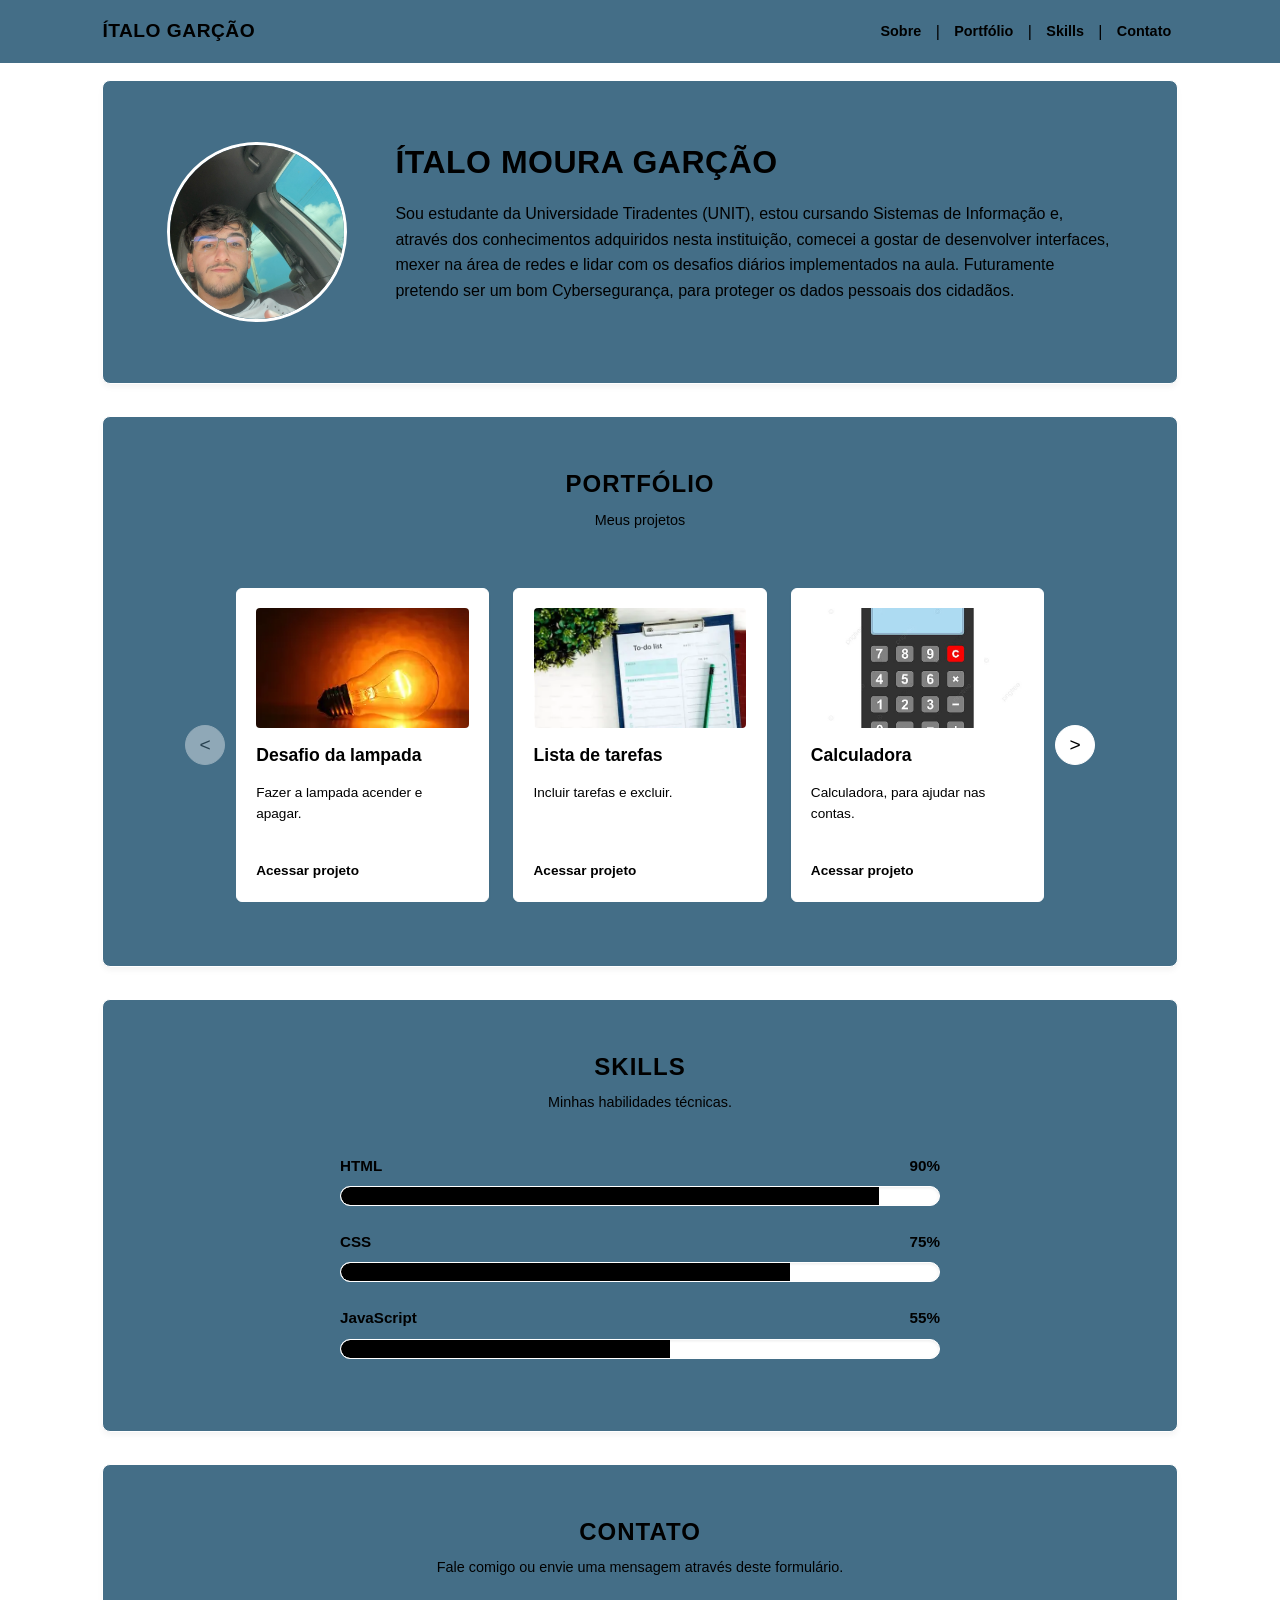
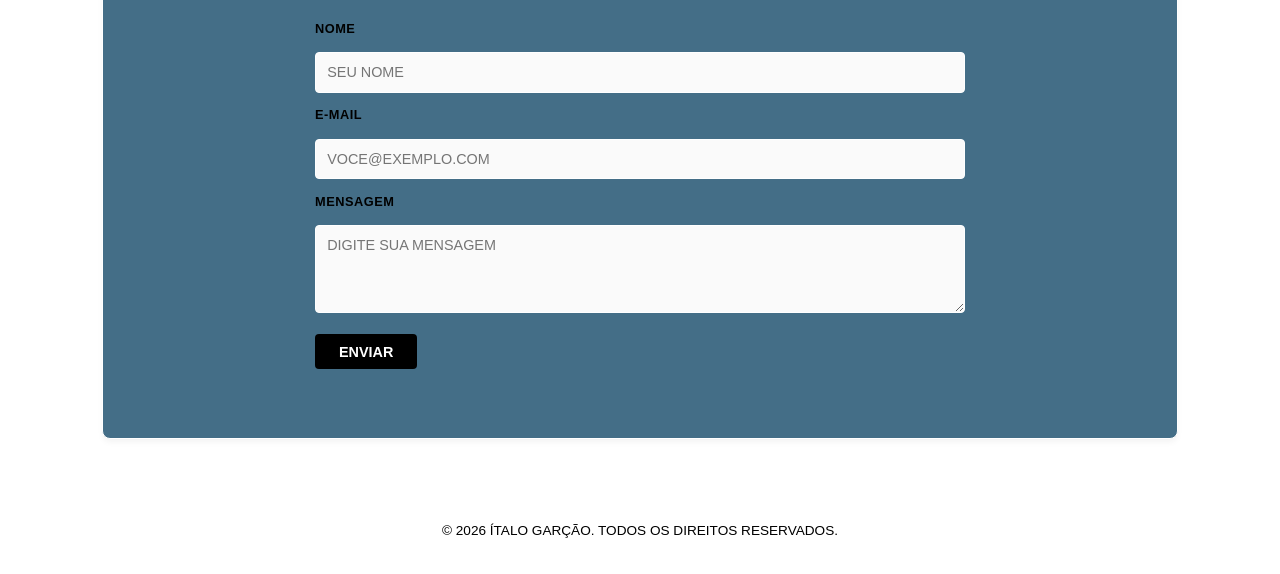
<file: index.html>
<!DOCTYPE html>
<html lang="pt-br">
<head>
    <meta charset="UTF-8">
    <meta name="viewport" content="width=device-width, initial-scale=1.0">
    <title>Portfólio de Ítalo Garção</title>
    <script src="script.js" defer></script>
    <link rel="stylesheet" href="style.css">
</head>
<body>
    <header class="topo">
        <a class="logo" href="#sobre">Ítalo Garção</a>
        <nav>
            <a href="#sobre">Sobre</a>|
            <a href="#portfolio">Portfólio</a>|
            <a href="#skills">Skills</a>|
            <a href="#contato">Contato</a>
        </nav>
    </header>

    <main>
        
        <section id="sobre" class="exibição">
            <img class="foto" src="assets/foto.JPG" alt="minha foto">
            <div class="exibição-texto">
                <h1>Ítalo Moura Garção</h1>
                <p>Sou estudante da Universidade Tiradentes (UNIT), estou cursando Sistemas de Informação e, através dos conhecimentos adquiridos nesta instituição, comecei a gostar de desenvolver interfaces, mexer na área de redes e lidar com os desafios diários implementados na aula. Futuramente pretendo ser um bom Cybersegurança, para proteger os dados pessoais dos cidadãos.</p>
                
            </div>
        </section>
        
            <section id="portfolio" class="bloco">
            <h2>Portfólio</h2>
            <p>Meus projetos </p>
            
            <div class="carrossel">
            <div class="janela">
            <button id="btn-anterior" class="seta" type="button" aria-label="Projetos anteriores">&lt;</button>
            <div class="trilho" id="trilho-projetos">
            <article class="projeto">
         <img src="assets/lampada_foto.jpg" class="projeto-imagem" alt="Desafio da lampada" >
            <h3>Desafio da lampada</h3>
            <p>Fazer a lampada acender e apagar.</p>
            <a href="projetos/Lampada/index.html" target="_blank">Acessar projeto</a>
            </article>

            <article class="projeto">
                        <img src="assets/foto2.0.JPG" class="projeto-imagem" alt="Lista de tarefas" >
                        <h3>Lista de tarefas</h3>
                        <p>Incluir tarefas e excluir.</p>
                        <a href="projetos/atividade_lista_tarefas/index.html" target="_blank">Acessar projeto</a>
             </article>

            <article class="projeto">
                        <img src="assets/calculadora.jpg" class="projeto-imagem" alt="Calculadora" >
                        <h3>Calculadora</h3>
                        <p>Calculadora, para ajudar nas contas.</p>
                        <a href="projetos/CALCULADORA/Atividade 3/index.html">Acessar projeto</a>
            </article>
           <article class="projeto">
                        <img src="assets/FOTO3.0.JPG" class="projeto-imagem" alt="Gerador de cores" >
                        <h3>Gerador de cores</h3>
                        <p>Gera cores e mostra o código hexadecimal,para facilitar a escolha de cores em projetos.</p>
                        <a href="projetos/GERADOR DE CORES/index.html">Acessar projeto</a>
            </article>
           
            </div>
            </div>

                <button id="btn-proximo" class="seta" type="button" aria-label="Próximos projetos">&gt;</button>
            </div>
        </section>

        
        <section id="skills" class="bloco">
            <h2>Skills</h2>
            <p>Minhas habilidades técnicas.</p>
             <div class="skill">
             <div class="skill-cabecalho">
                    <span>HTML</span><span>90%</span>
                </div>
                <div class="barra">
                    <div class="nivel" data-nivel="90"></div>
                </div>
            </div>

            <div class="skill">
                <div class="skill-cabecalho">
                    <span>CSS</span><span>75%</span>
                </div>
                <div class="barra">
                    <div class="nivel" data-nivel="75"></div>
                </div>
            </div>

            <div class="skill">
                <div class="skill-cabecalho">
                    <span>JavaScript</span><span>55%</span>
                </div>
                <div class="barra">
                    <div class="nivel" data-nivel="55"></div>
                </div>
            </div>
        </section>

        <section id="contato" class="bloco">
            <h2>CONTATO</h2>
            <p>Fale comigo ou envie uma mensagem através deste formulário.</p>
             

                <form id="form-contato" class="formulario" novalidate>
                    <label for="nome">NOME</label>
                    <input id="nome" type="text" placeholder="SEU NOME" required>

                    <label for="email">E-MAIL</label>
                    <input id="email" type="email" placeholder="VOCE@EXEMPLO.COM" required>

                    <label for="mensagem">MENSAGEM</label>
                    <textarea id="mensagem" rows="4" placeholder="DIGITE SUA MENSAGEM" required></textarea>

                    <button class="botao" type="submit">ENVIAR</button>
                    <p id="retorno-formulario" role="status" aria-live="polite"></p>
            </form>
        </section>
    </main>

    <footer>
        <p>&copy; 2026 ÍTALO GARÇÃO. TODOS OS DIREITOS RESERVADOS.</p>
    </footer>
</body>
</html>
</file>
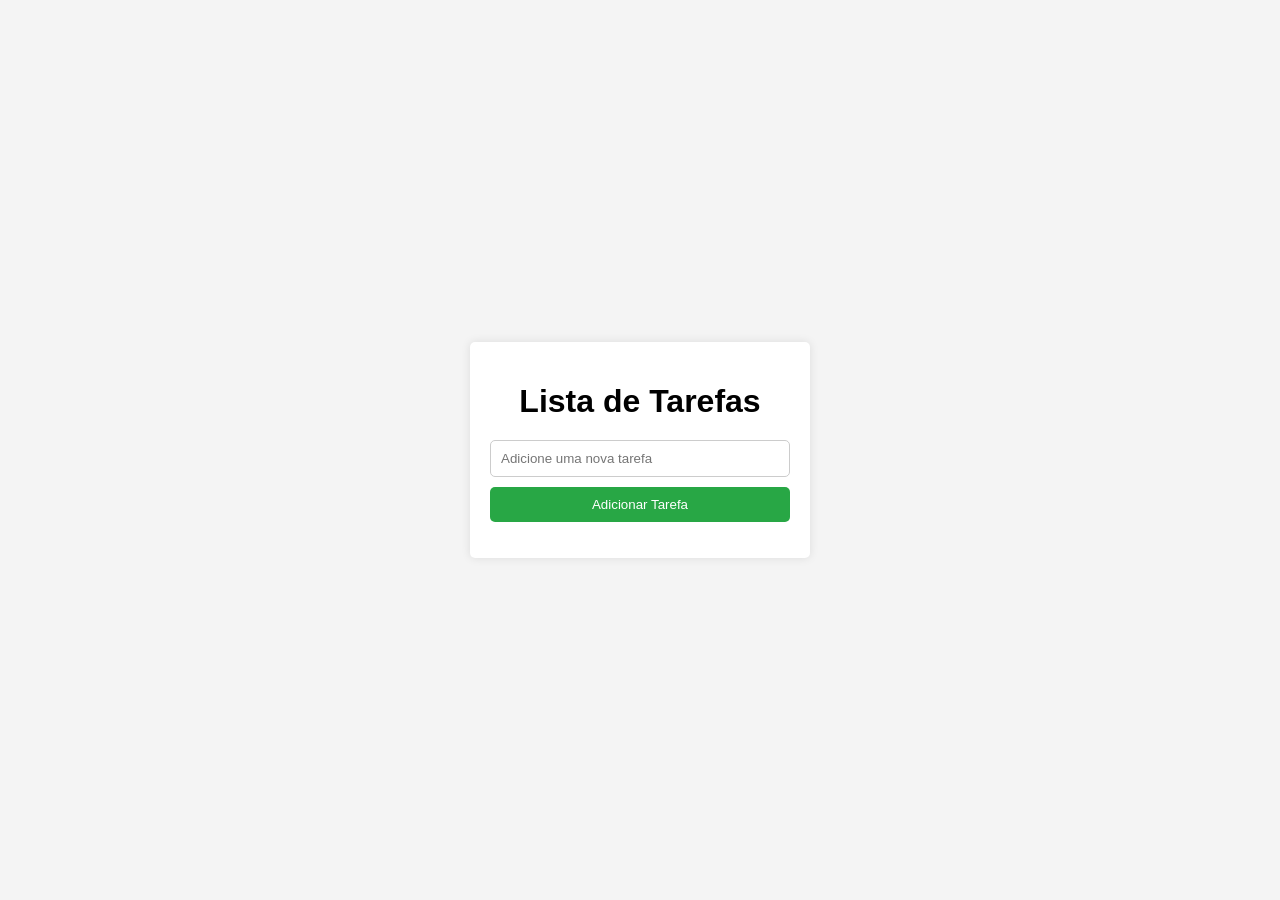
<file: projetos/atividade_lista_tarefas/index.html>
<html lang="pt-BR">
<head>
    <meta charset="UTF-8">
    <meta name="viewport" content="width=device-width, initial-scale=1.0">
    <title>Lista de Tarefas</title>
    <link rel="stylesheet" href="styles.css">
   
</head>
<body>
    <div class="container">
        <h1>Lista de Tarefas</h1>
        <input type="text" id="taskInput" placeholder="Adicione uma nova tarefa">
        <button id="addTaskBtn">Adicionar Tarefa</button>
        <ul id="taskList" >
          
        </ul>
    </div>
    <script src="script.js"></script>
</body>
</html>
</file>
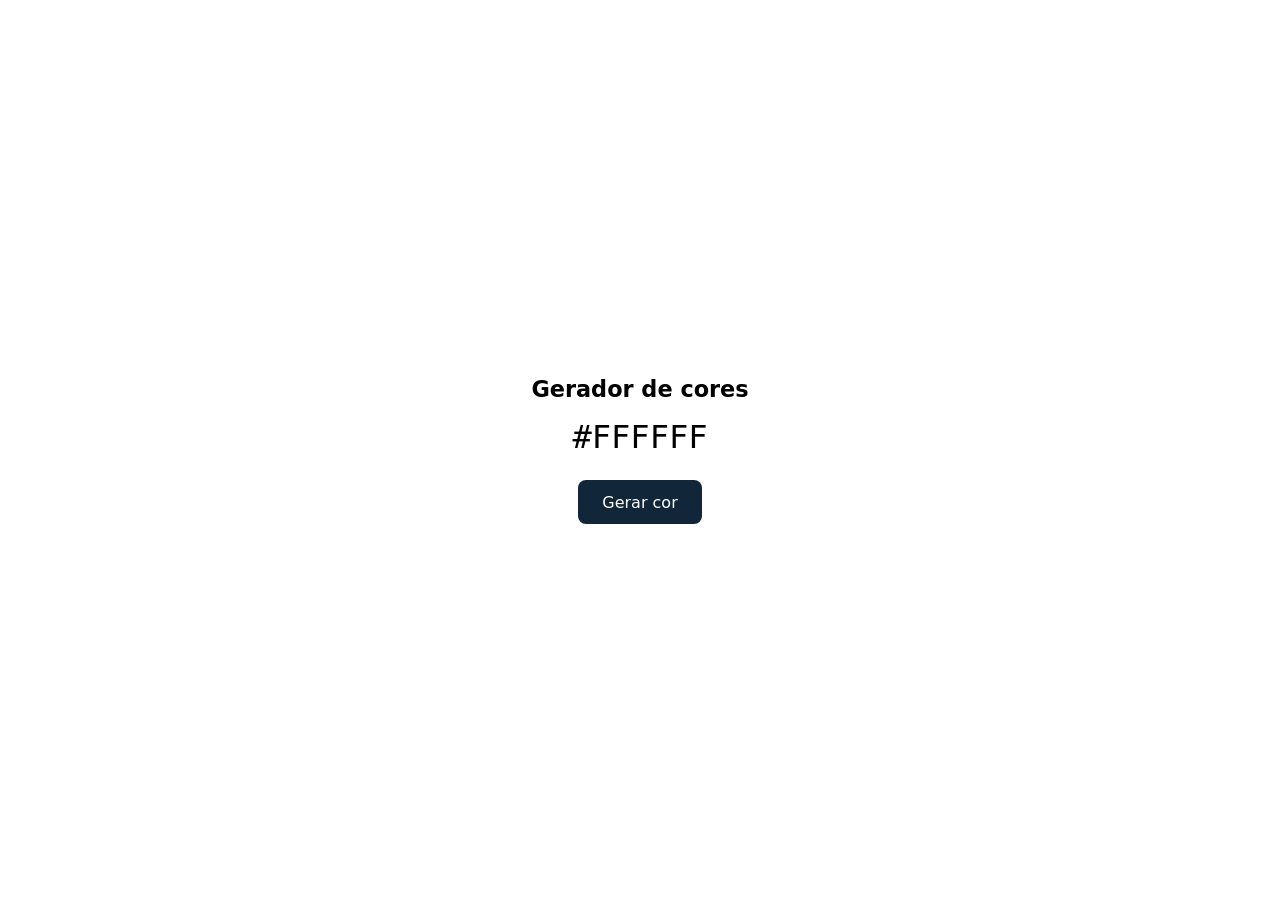
<file: projetos/GERADOR DE CORES/index.html>
<!DOCTYPE html>
<html lang="pt-BR">
<head>
  <meta charset="UTF-8">
  <meta name="viewport" content="width=device-width, initial-scale=1">
  <title>Gerador de cores</title>
  <link rel="stylesheet" href="style.css">
   <script src="script.js" defer></script>
</head>
<body>
  <main>
    <h1>Gerador de cores</h1>
    <p id="codigo">#FFFFFF</p>
    <button id="botao">Gerar cor</button>
  </main>
</body>
</html>
</file>
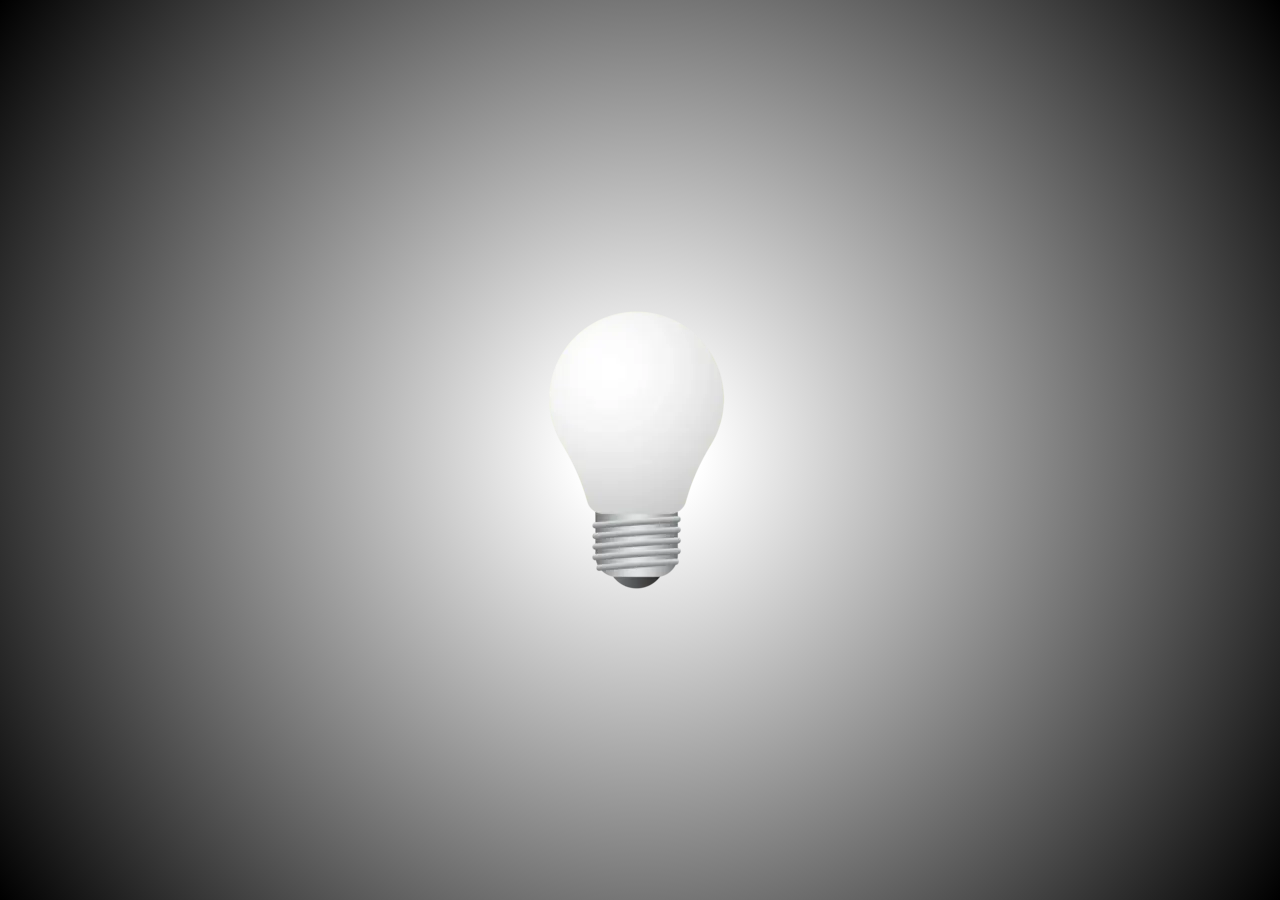
<file: projetos/Lampada/index.html>
<!DOCTYPE html>
<html lang="pt-BR">
<head>
    <meta charset="UTF-8">
    <meta name="viewport" content="width=device-width, initial-scale=1.0">
    <title>Lâmpada</title>
    <link rel="stylesheet" href="style.css">
    <script src="script.js" defer></script>
</head>
<body>
    <header></header>
    <main>
    </main>
    <div class="container">
        <img id="lamp" src="assets/lamp_off.png" alt="Lâmpada apagada">
    </div>
</body>
</html>
</file>
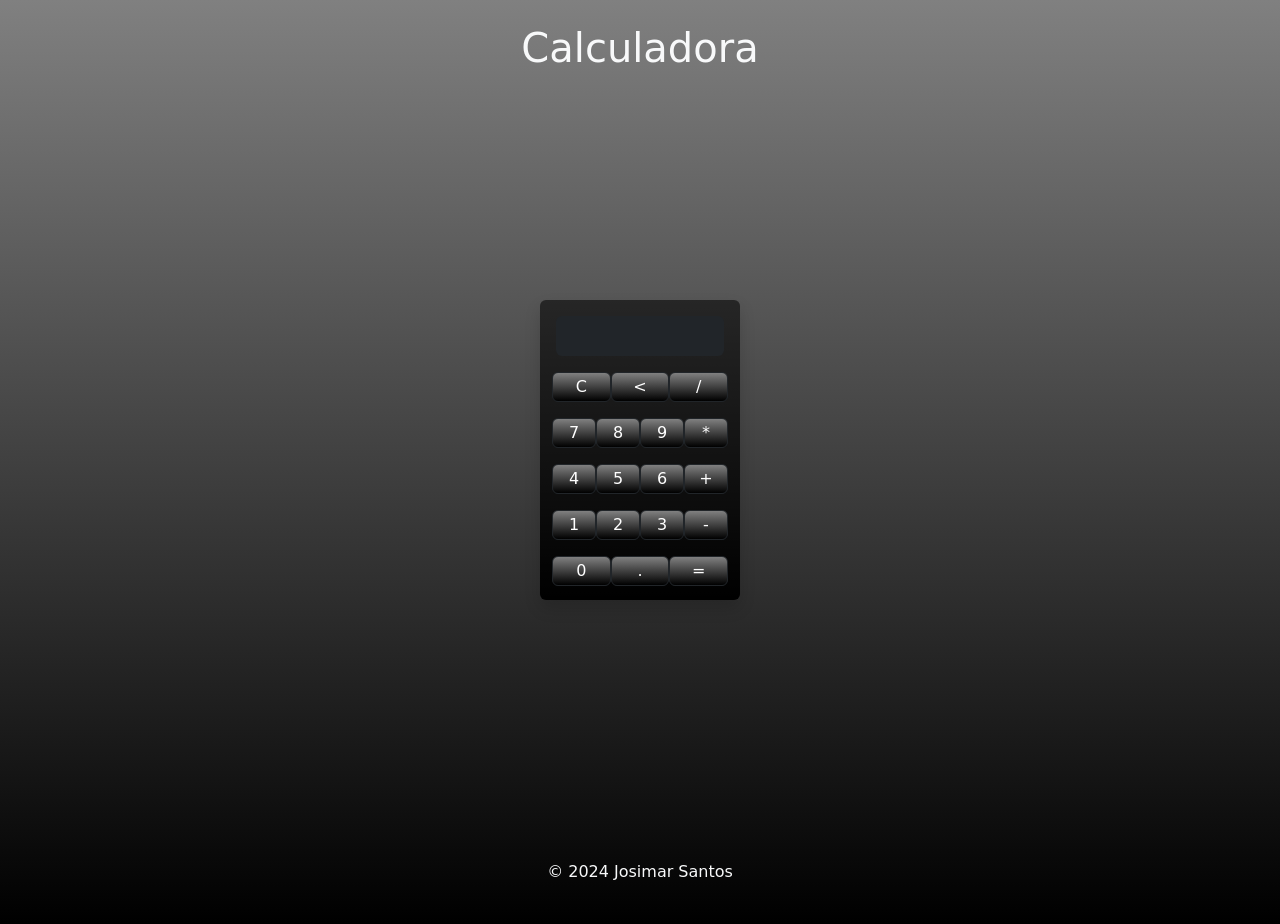
<file: projetos/CALCULADORA/Atividade 3/index.html>
<!DOCTYPE html>
<html lang="en">
<head>
    <meta charset="UTF-8">
    <meta name="viewport" content="width=device-width, initial-scale=1.0">
    <title>Calculator</title>
    <link rel="stylesheet" href="style.css">
    <link href="https://cdn.jsdelivr.net/npm/bootstrap@5.3.3/dist/css/bootstrap.min.css" rel="stylesheet" integrity="sha384-QWTKZyjpPEjISv5WaRU9OFeRpok6YctnYmDr5pNlyT2bRjXh0JMhjY6hW+ALEwIH" crossorigin="anonymous">
</head>
<body>
    <header class="header text-center my-4">
        <h1 class="text-light">Calculadora</h1>
    </header>
    <main class="d-flex justify-content-center">
        <div class="calc bg-black bg-gradient p-3 rounded shadow">
            <div class="display bg-dark pb-3 mb-3 rounded text-light text-end" id="display"></div>
            <div class="btns">
                <div class="row g-2"> 
                    <button onclick="clearAll()" class="btn col btn-dark d-flex justify-content-center align-items-center" aria-label="Clear">C</button>
                    <button onclick="backspace()" class="btn col btn-dark d-flex justify-content-center align-items-center" aria-label="Backspace"><</button>
                    <button onclick="pressed('/')" class="btn col btn-dark d-flex justify-content-center align-items-center" aria-label="Divide">/</button>
                </div>
                <div class="row g-2 mt-2">
                    <button onclick="pressed('7')" class="btn col btn-dark d-flex justify-content-center align-items-center" aria-label="Seven">7</button>
                    <button onclick="pressed('8')" class="btn col btn-dark d-flex justify-content-center align-items-center" aria-label="Eight">8</button>
                    <button onclick="pressed('9')" class="btn col btn-dark d-flex justify-content-center align-items-center" aria-label="Nine">9</button>
                    <button onclick="pressed('*')" class="btn col btn-dark d-flex justify-content-center align-items-center" aria-label="Multiply">*</button>
                </div>
                <div class="row g-2 mt-2">
                    <button onclick="pressed('4')" class="btn col btn-dark d-flex justify-content-center align-items-center" aria-label="Four">4</button>
                    <button onclick="pressed('5')" class="btn col btn-dark d-flex justify-content-center align-items-center" aria-label="Five">5</button>
                    <button onclick="pressed('6')" class="btn col btn-dark d-flex justify-content-center align-items-center" aria-label="Six">6</button>
                    <button onclick="pressed('+')" class="btn col btn-dark d-flex justify-content-center align-items-center" aria-label="Add">+</button>
                </div>
                <div class="row g-2 mt-2">
                    <button onclick="pressed('1')" class="btn col btn-dark d-flex justify-content-center align-items-center" aria-label="One">1</button>
                    <button onclick="pressed('2')" class="btn col btn-dark d-flex justify-content-center align-items-center" aria-label="Two">2</button>
                    <button onclick="pressed('3')" class="btn col btn-dark d-flex justify-content-center align-items-center" aria-label="Three">3</button>
                    <button onclick="pressed('-')" class="btn col btn-dark d-flex justify-content-center align-items-center" aria-label="Subtract">-</button>
                </div>
                <div class="row g-2 mt-2">
                    <button onclick="pressed('0')" class="btn col btn-dark d-flex justify-content-center align-items-center" aria-label="Zero">0</button>
                    <button onclick="pressed('.')" class="btn col btn-dark d-flex justify-content-center align-items-center" aria-label="Decimal">.</button>
                    <button onclick="calculate()" class="btn col btn-dark d-flex justify-content-center align-items-center" aria-label="Equals">=</button>
                </div>
            </div>
        </div>
    </main>
    <footer class="footer text-light fixed-bottom mt-auto text-center">
        <p>&copy; 2024 Josimar Santos</p>
    </footer>
    <script src="script.js"></script>
    <script src="https://cdn.jsdelivr.net/npm/bootstrap@5.3.3/dist/js/bootstrap.bundle.min.js" integrity="sha384-YvpcrYf0tY3lHB60NNkmXc5s9fDVZLESaAA55NDzOxhy9GkcIdslK1eN7N6jIeHz" crossorigin="anonymous"></script>
</body>
</html>
</file>
<file: style.css>
:root {
    --bg-main:white;
    --card-bg:#446e87;
    --text-main: black;
    --text-muted: black;
    --border-color: white;
    --primary: black;
    --primary-hover: white;
    --shadow: 0 4px 6px -1px rgba(0, 0, 0, 0.05); 
}

* {
    margin: 0;
    padding: 0;
    box-sizing: border-box;
}

html {
    scroll-behavior: smooth;
    font-family: 'Segoe UI', Tahoma, Geneva, Verdana, sans-serif;
}

body {
    background-color: var(--bg-main);
    color: var(--text-main);
    line-height: 1.6;
}

.topo {
    position: fixed;
    top: 0;
    left: 0;
    width: 100%;
    display: flex;
    justify-content: space-between;
    align-items: center;
    padding: 1rem 8%;
    background-color:#446e87;
    border-bottom: 1px solid var(--border-color);
    z-index: 1000;
    
}
html {
  scroll-padding-top: 80px;
}
.logo {
    font-size: 1.2rem;
    font-weight: 700;
    color: var(--text-main);
    text-decoration: none;
    text-transform: uppercase;
    letter-spacing: 0.5px;
}

.logo:hover {
    color: white;
}

nav {
    display: flex;
    align-items: center;
    gap: 0.5rem;
}

nav a {
    color: var(--text-muted);
    text-decoration: none;
    font-size: 0.9rem;
    font-weight: 600;
    transition: color 0.2s ease;
    padding: 0 0.4rem;
}

nav a:hover {
    color: var(--primary);
}

main {
    margin-top: 80px;
    padding: 0 8%;
}

.exibição {
    display: flex;
    align-items: center;
    justify-content: flex-start;
    gap: 3rem;
    padding: 3.5rem 4rem;
    background-color: var(--card-bg);
    margin-top: 1.5rem;
    margin-bottom: 2rem;
    border-radius: 8px;
    border: 1px solid var(--border-color);
    box-shadow: var(--shadow);
}

.foto {
    width: 180px;
    height: 180px;
    min-width: 180px; 
    border-radius: 50%;
    object-fit: cover;
    border: 3px solid var(--border-color);
    background-color: white;
}

.exibição-texto {
    flex: 1;
}

.exibição-texto h1 {
    font-size: 2rem;
    color: var(--text-main);
    margin-bottom: 0.8rem;
    text-transform: uppercase;
    letter-spacing: 0.5px;
}

.exibição-texto p {
    font-size: 1rem;
    color: var(--text-muted);
    margin-bottom: 1.5rem;
}


.botao {
    display: inline-block;
    padding: 0.6rem 1.5rem;
    background-color: var(--primary);
    color: #ffffff;
    text-decoration: none;
    border-radius: 4px;
    font-weight: 600;
    font-size: 0.9rem;
    border: none;
    cursor: pointer;
    transition: background-color 0.2s ease;
}

.botao:hover {
    background-color:#333;
}



.bloco {
    background-color: var(--card-bg);
    padding: 3rem 4rem;
    margin-bottom: 2rem;
    border-radius: 8px;
    border: 1px solid var(--border-color);
    box-shadow: var(--shadow);
}

.bloco h2 {
    font-size: 1.5rem;
    text-align: center;
    color: var(--text-main);
    margin-bottom: 0.3rem;
    text-transform: uppercase;
    letter-spacing: 1px;
}

.bloco > p {
    text-align: center;
    color: var(--text-muted);
    margin-bottom: 2.5rem;
    font-size: 0.9rem;
}


.carrossel {
    position: relative;
    max-width: 920px;
    margin: 0 auto;
    padding: 1rem 3.5rem;
}

.janela {
    overflow: hidden;
}

.trilho {
    display: flex;
    gap: 1.5rem;
    transition: transform 0.4s ease-in-out;
    width: 100%;
}

.projeto {
    min-width: calc(33.333% - 1rem); 
    background-color: white;
    border: 1px solid var(--border-color);
    border-radius: 6px;
    padding: 1.2rem;
    display: flex;
    flex-direction: column;
    gap: 0.8rem;
    box-shadow: 0 2px 4px rgba(0, 0, 0, 0.02);
}

.projeto-imagem {
    height: 120px;
    background-color: white;
    border-radius: 4px;
    display: flex;
    align-items: center;
    justify-content: center;
    font-size: 1.2rem;
    font-weight: bold;
    color: var(--text-muted);
    width: 100%;
    object-fit: cover;

}

.projeto h3 {
    font-size: 1.1rem;
    color: var(--text-main);
}

.projeto p {
    color: var(--text-muted);
    font-size: 0.85rem;
    flex-grow: 1;
}

.projeto a {
    color: var(--primary);
    text-decoration: none;
    font-size: 0.85rem;
    font-weight: 600;
}

.projeto a:hover {
    text-decoration: underline;
}


.seta {
    position: absolute;
    top: 50%;
    transform: translateY(-50%);
    background-color: white;
    color: var(--text-main);
    border: 1px solid var(--border-color);
    font-size: 1.2rem;
    width: 40px;
    height: 40px;
    border-radius: 50%;
    cursor: pointer;
    z-index: 20;
    display: flex;
    align-items: center;
    justify-content: center;
    box-shadow: 0 2px 6px rgba(0, 0, 0, 0);
    transition: all 0.2s ease;
}

.seta:hover {
    background-color: var(--primary);
    color: white;
    border-color: var(--primary);
}

#btn-anterior {
    left: 5px;
}

#btn-proximo {
    right: 5px;
}


.skill {
    max-width: 600px;
    margin: 0 auto 1.5rem auto;
}

.skill-cabecalho {
    display: flex;
    justify-content: space-between;
    margin-bottom: 0.5rem;
    font-weight: 600;
    font-size: 0.95rem;
    color: var(--text-main);
}


.barra {
    width: 100%;
    height: 20px;
    background-color: white;
    border-radius: 10px;
    overflow: hidden;
    border: 1px solid var(--border-color);
    box-shadow: inset 0 1px 3px rgba(0, 0, 0, 0.08);
}


.nivel {
    height: 100%;
    background-color: var(--primary);
    width: 0%;
    border-radius: 10px 0 0 10px;
    transition: width 1.2s ease-in-out;
}


.formulario {
    max-width: 650px;
    margin: 0 auto;
    display: flex;
    flex-direction: column;
    gap: 0.8rem;
}

.formulario label {
    font-size: 0.8rem;
    font-weight: 700;
    color: var(--text-muted);
    letter-spacing: 0.5px;
}

.formulario input,
.formulario textarea {
    width: 100%;
    padding: 0.7rem;
    background-color: #fafafa;
    border: 1px solid var(--border-color);
    border-radius: 4px;
    color: var(--text-main);
    font-family: inherit;
    font-size: 0.9rem;
}

.formulario input:focus,
.formulario textarea:focus {
    outline: none;
    border-color: var(--primary);
}

.formulario .botao {
    align-self: flex-start;
    margin-top: 0.5rem;
}

#retorno-formulario {
    font-size: 0.85rem;
    margin-top: 0.5rem;
    text-align: center;
}

#retorno-formulario.sucesso {
    color: White;
}

#retorno-formulario.erro {
    color: red;
}


footer {
    text-align: center;
    padding: 2rem;
    color: var(--text-muted);
    font-size: 0.85rem;
    border-top: 1px solid var(--border-color);
    background-color: white;
    margin-top: 3rem;
}


@media (max-width: 768px) {
    .exibição {
        flex-direction: column;
        text-align: center;
        padding: 2rem 1rem;
    }
    
    .bloco {
        padding: 2rem 1rem;
    }
    
    .topo {
        padding: 1rem 4%;
    }
    
    nav {
        gap: 0.4rem;
    }
    
    .projeto {
        min-width: 100%;
    }
}
@media (max-width: 768px) {
    .topo { flex-wrap: wrap; justify-content: center; gap: 0.3rem; padding: 0.6rem 4%; }
    .logo { font-size: 1rem; }
    nav a { font-size: 0.8rem; padding: 0 0.2rem; }
    main { margin-top: 110px; }
    html { scroll-padding-top: 120px; }
    .carrossel { padding: 1rem 2.8rem; }
    .seta { width: 34px; height: 34px; }
}
</file>
<file: projetos/atividade_lista_tarefas/styles.css>
body {
    font-family: Arial, sans-serif;
    background-color: #f4f4f4;
    display: flex;
    justify-content: center;
    align-items: center;
    height: 100vh;
    margin: 0;
}

.container {
    background: #fff;
    padding: 20px;
    border-radius: 5px;
    box-shadow: 0 0 10px rgba(0,0,0,0.1);
    width: 300px;
    text-align: center;
}

h1 {
    margin-bottom: 20px;
}

input {
    padding: 10px;
    width: calc(100%);
    margin-bottom: 10px;
    border: 1px solid #ccc;
    border-radius: 5px;
}

button {
    padding: 10px 15px;
    background: #28a745;
    color: #fff;
    border: none;
    border-radius: 5px;
    cursor: pointer;
    width: 100%;
}

button:hover {
    background: #218838;
}

ul {
    list-style: none;
    padding: 0;
}

li {
    background: #f4f4f4;
    padding: 10px;
    margin-bottom: 10px;
    border-radius: 5px;
    display: flex;
    justify-content: space-between;
    align-items: center;
}

li button {
    background: #dc3545;
    border: none;
    color: #fff;
    padding: 5px 10px;
    border-radius: 5px;
    cursor: pointer;
    width: 30px;
    border-radius: 5px;
}

li button:hover {
    background: #c82333;
}
</file>
<file: projetos/GERADOR DE CORES/style.css>
* { box-sizing: border-box; }

body {
  margin: 0;
  min-height: 100vh;
  display: grid;
  place-items: center;
  background: #ffffff;
  font-family: system-ui, sans-serif;
  transition: background .3s;
}

main {
  text-align: center;
  background: rgba(255, 255, 255, .9);
  padding: 2rem;
  border-radius: 12px;
}

h1 { margin: 0 0 1rem; font-size: 1.4rem; }

#codigo {
  font-family: ui-monospace, Consolas, monospace;
  font-size: 2rem;
  margin: 0 0 1.5rem;
}

button {
  border: 0;
  border-radius: 8px;
  padding: .8rem 1.5rem;
  background: #12263a;
  color: #fff;
  font: inherit;
  cursor: pointer;
}
button:hover { background: #0b6e6e; }
button:focus-visible { outline: 3px solid #0b6e6e; outline-offset: 2px; }
</file>
<file: projetos/Lampada/style.css>
body {
    background: radial-gradient(circle, white 8%, black 100%);
    display: flex;
    justify-content: center;
    align-items: center;
    height: 100vh;
    margin: 0;
}

.container {
    cursor: pointer;
}
</file>
<file: projetos/CALCULADORA/Atividade 3/style.css>
*{
    margin: 0;
    padding: 0;
}

@font-face {
    font-family: 'DS-DIGI';
    src: url('ds_digital/DS-DIGI.TTF') format('truetype'),
         url('ds_digital/DS-DIGIB.TTF') format('truetype'),
         url('ds_digital/DS-DIGII.TTF') format('truetype'),
         url('ds_digital/DS-DIGIT.TTF') format('truetype');
}

body{
    background-image: linear-gradient(gray, black);
    background-repeat: no-repeat;
    height: 100vh;
    font-family: 'Courier New', Courier, monospace;
}

.calc{
    position: absolute;
    top: 50%;
    left: 50%;
    transform: translate(-50%, -50%);
    height: 300px;
    width: 200px;
    background-color: black;
    border-radius: 5px;    
    padding: 20px;
}

.display{
    background-color: white;
    height: 40px;
    width: auto;
    word-wrap: normal;
    overflow: hidden;
    border-radius: 5px;
    font-family: 'DS-DIGI', sans-serif;
    font-size: 30px;
}

.btn{
    font: 1em sans-serif;
    color: #fff;
    background-image: linear-gradient(gray, black);
    border-radius: 5px;
    padding: 5px;
    width: 30px;
    height: 30px;
}
</file>
